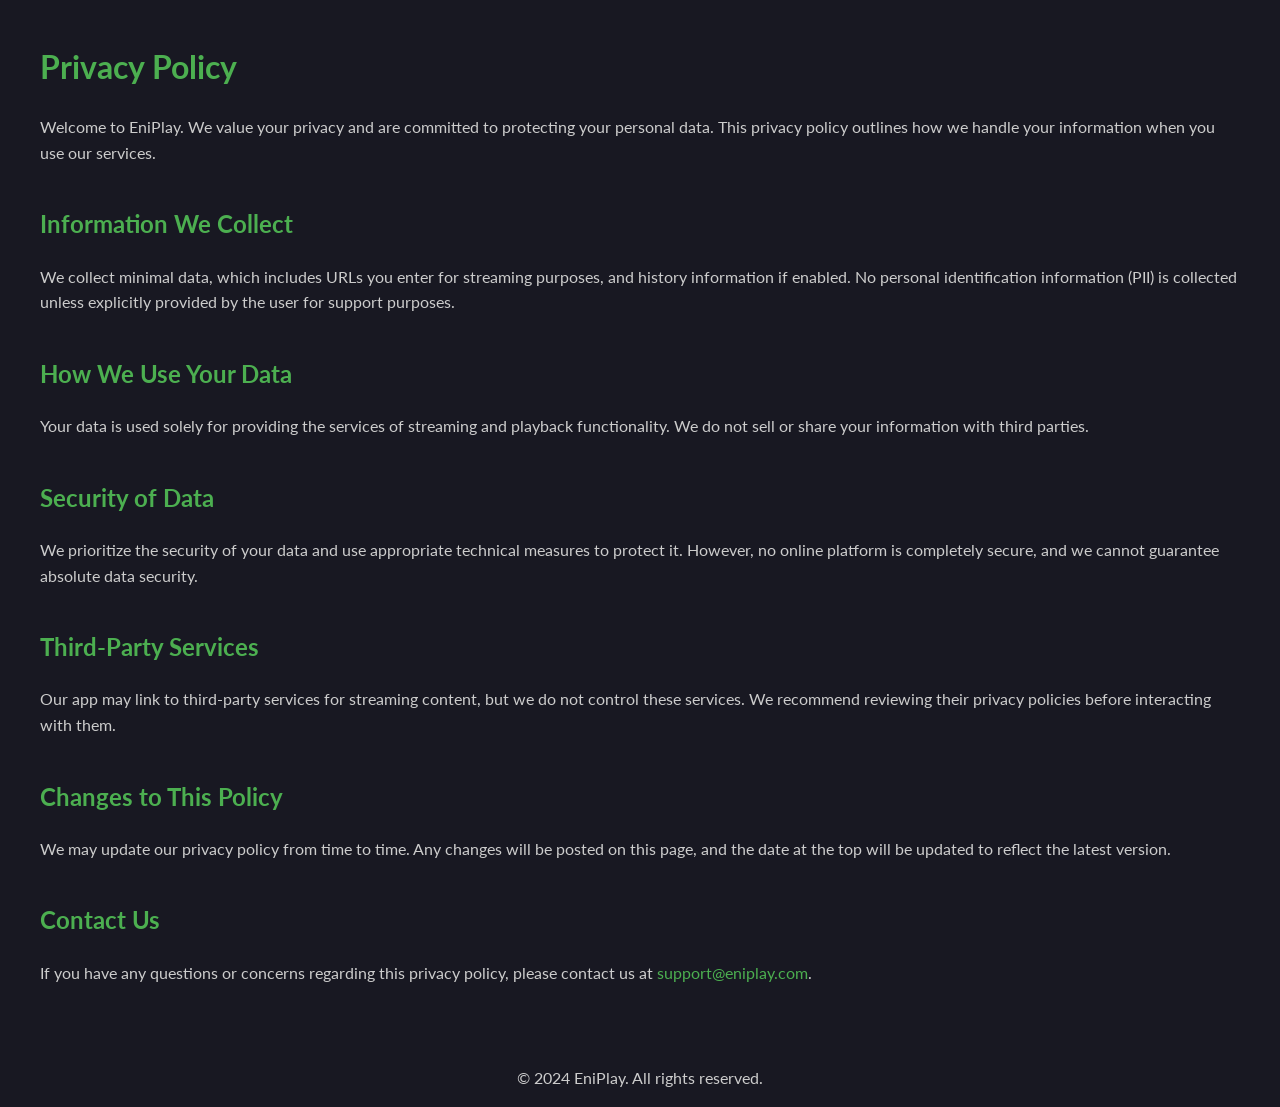
<file: policy.html>
<!DOCTYPE html>
<html lang="en">
<head>
    <meta charset="UTF-8">
    <meta name="viewport" content="width=device-width, initial-scale=1.0">
    <title>Privacy Policy</title>
    <link href="https://fonts.googleapis.com/css2?family=Lato:wght@300;400;700&display=swap" rel="stylesheet">
    <style>
        body {
            margin: 0;
            padding: 0;
            font-family: 'Lato', sans-serif;
            background-color: #181822;
            color: #ffffff;
            line-height: 1.6;
        }
        .container {
            max-width: 1200px;
            margin: 0 auto;
            padding: 20px;
        }
        h1, h2, h3 {
            color: #4CAF50; /* Primary accent color */
        }
        p {
            font-size: 16px;
            color: #cccccc;
        }
        a {
            color: #4CAF50;
            text-decoration: none;
        }
        a:hover {
            text-decoration: underline;
        }
        .policy-section {
            margin-bottom: 20px;
        }
        .policy-section h2 {
            margin-top: 40px;
            font-size: 24px;
        }
        .policy-section p {
            margin: 10px 0;
        }
        .footer {
            margin-top: 40px;
            text-align: center;
            color: #666666;
        }
        /* Responsive */
        @media (max-width: 768px) {
            .container {
                padding: 10px;
            }
            h1, h2, h3 {
                font-size: 18px;
            }
        }
    </style>
</head>
<body>

<div class="container">
    <h1>Privacy Policy</h1>
    <p>Welcome to EniPlay. We value your privacy and are committed to protecting your personal data. This privacy policy outlines how we handle your information when you use our services.</p>

    <div class="policy-section">
        <h2>Information We Collect</h2>
        <p>We collect minimal data, which includes URLs you enter for streaming purposes, and history information if enabled. No personal identification information (PII) is collected unless explicitly provided by the user for support purposes.</p>
    </div>

    <div class="policy-section">
        <h2>How We Use Your Data</h2>
        <p>Your data is used solely for providing the services of streaming and playback functionality. We do not sell or share your information with third parties.</p>
    </div>

    <div class="policy-section">
        <h2>Security of Data</h2>
        <p>We prioritize the security of your data and use appropriate technical measures to protect it. However, no online platform is completely secure, and we cannot guarantee absolute data security.</p>
    </div>

    <div class="policy-section">
        <h2>Third-Party Services</h2>
        <p>Our app may link to third-party services for streaming content, but we do not control these services. We recommend reviewing their privacy policies before interacting with them.</p>
    </div>

    <div class="policy-section">
        <h2>Changes to This Policy</h2>
        <p>We may update our privacy policy from time to time. Any changes will be posted on this page, and the date at the top will be updated to reflect the latest version.</p>
    </div>

    <div class="policy-section">
        <h2>Contact Us</h2>
        <p>If you have any questions or concerns regarding this privacy policy, please contact us at <a href="mailto:support@eniplay.com">support@eniplay.com</a>.</p>
    </div>
</div>

<div class="footer">
    <p>&copy; 2024 EniPlay. All rights reserved.</p>
</div>

</body>
</html>
</file>
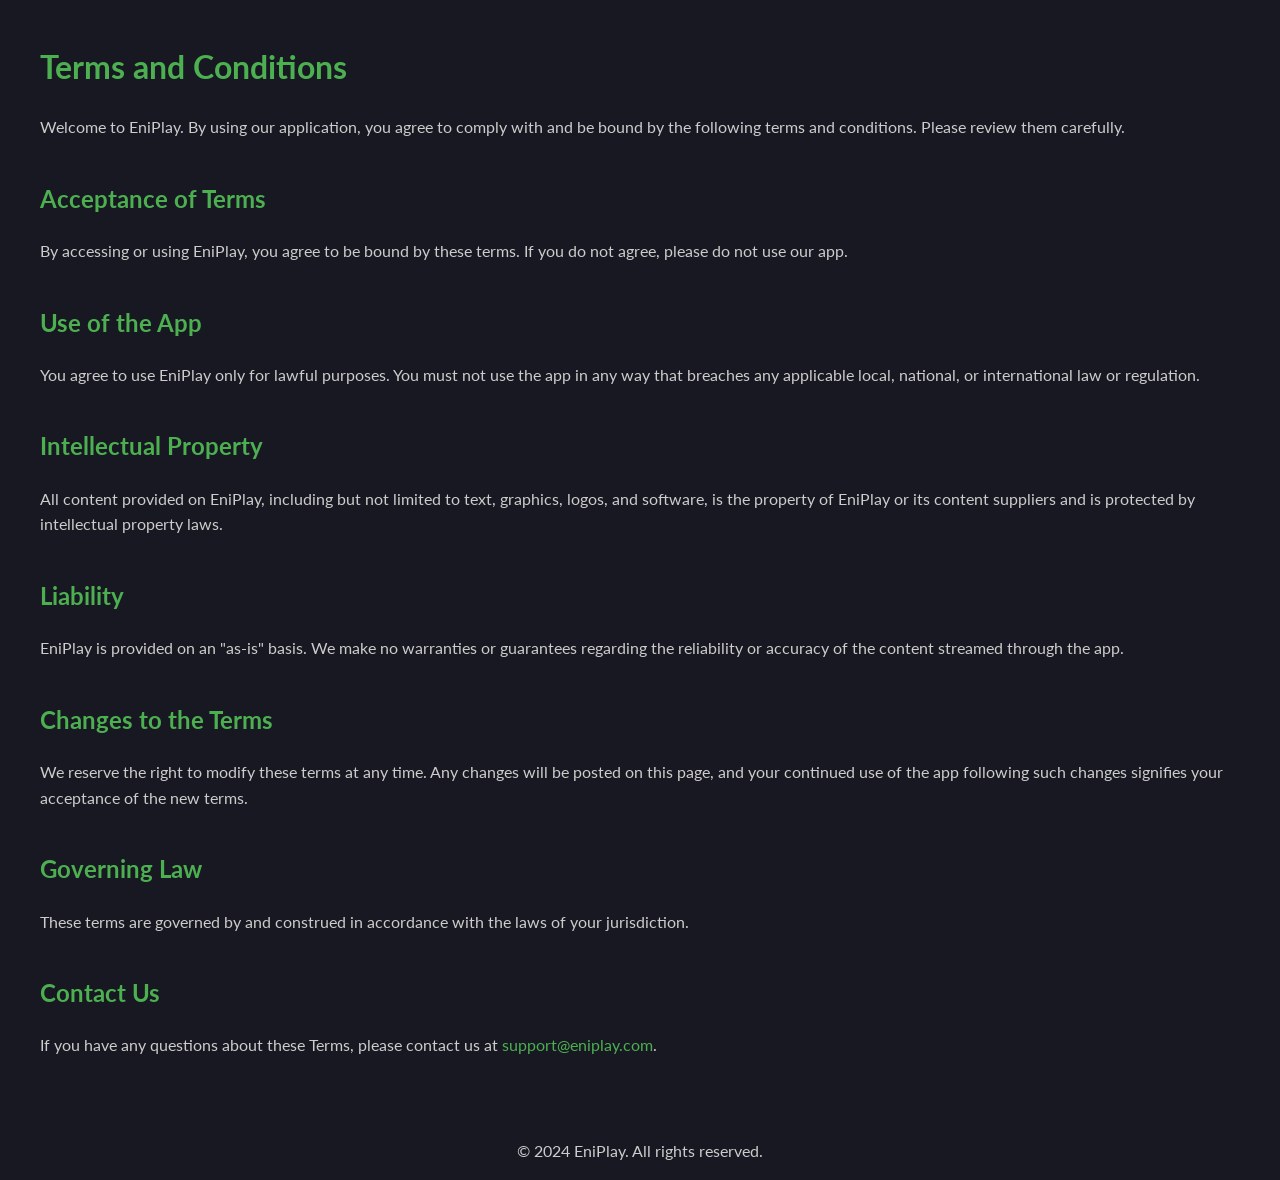
<file: terms.html>
<!DOCTYPE html>
<html lang="en">
<head>
    <meta charset="UTF-8">
    <meta name="viewport" content="width=device-width, initial-scale=1.0">
    <title>Terms and Conditions</title>
    <link href="https://fonts.googleapis.com/css2?family=Lato:wght@300;400;700&display=swap" rel="stylesheet">
    <style>
        body {
            margin: 0;
            padding: 0;
            font-family: 'Lato', sans-serif;
            background-color: #181822;
            color: #ffffff;
            line-height: 1.6;
        }
        .container {
            max-width: 1200px;
            margin: 0 auto;
            padding: 20px;
        }
        h1, h2, h3 {
            color: #4CAF50; /* Primary accent color */
        }
        p {
            font-size: 16px;
            color: #cccccc;
        }
        a {
            color: #4CAF50;
            text-decoration: none;
        }
        a:hover {
            text-decoration: underline;
        }
        .terms-section {
            margin-bottom: 20px;
        }
        .terms-section h2 {
            margin-top: 40px;
            font-size: 24px;
        }
        .terms-section p {
            margin: 10px 0;
        }
        .footer {
            margin-top: 40px;
            text-align: center;
            color: #666666;
        }
        /* Responsive */
        @media (max-width: 768px) {
            .container {
                padding: 10px;
            }
            h1, h2, h3 {
                font-size: 18px;
            }
        }
    </style>
</head>
<body>

<div class="container">
    <h1>Terms and Conditions</h1>
    <p>Welcome to EniPlay. By using our application, you agree to comply with and be bound by the following terms and conditions. Please review them carefully.</p>

    <div class="terms-section">
        <h2>Acceptance of Terms</h2>
        <p>By accessing or using EniPlay, you agree to be bound by these terms. If you do not agree, please do not use our app.</p>
    </div>

    <div class="terms-section">
        <h2>Use of the App</h2>
        <p>You agree to use EniPlay only for lawful purposes. You must not use the app in any way that breaches any applicable local, national, or international law or regulation.</p>
    </div>

    <div class="terms-section">
        <h2>Intellectual Property</h2>
        <p>All content provided on EniPlay, including but not limited to text, graphics, logos, and software, is the property of EniPlay or its content suppliers and is protected by intellectual property laws.</p>
    </div>

    <div class="terms-section">
        <h2>Liability</h2>
        <p>EniPlay is provided on an "as-is" basis. We make no warranties or guarantees regarding the reliability or accuracy of the content streamed through the app.</p>
    </div>

    <div class="terms-section">
        <h2>Changes to the Terms</h2>
        <p>We reserve the right to modify these terms at any time. Any changes will be posted on this page, and your continued use of the app following such changes signifies your acceptance of the new terms.</p>
    </div>

    <div class="terms-section">
        <h2>Governing Law</h2>
        <p>These terms are governed by and construed in accordance with the laws of your jurisdiction.</p>
    </div>

    <div class="terms-section">
        <h2>Contact Us</h2>
        <p>If you have any questions about these Terms, please contact us at <a href="mailto:support@eniplay.com">support@eniplay.com</a>.</p>
    </div>
</div>

<div class="footer">
    <p>&copy; 2024 EniPlay. All rights reserved.</p>
</div>

</body>
</html>
</file>
